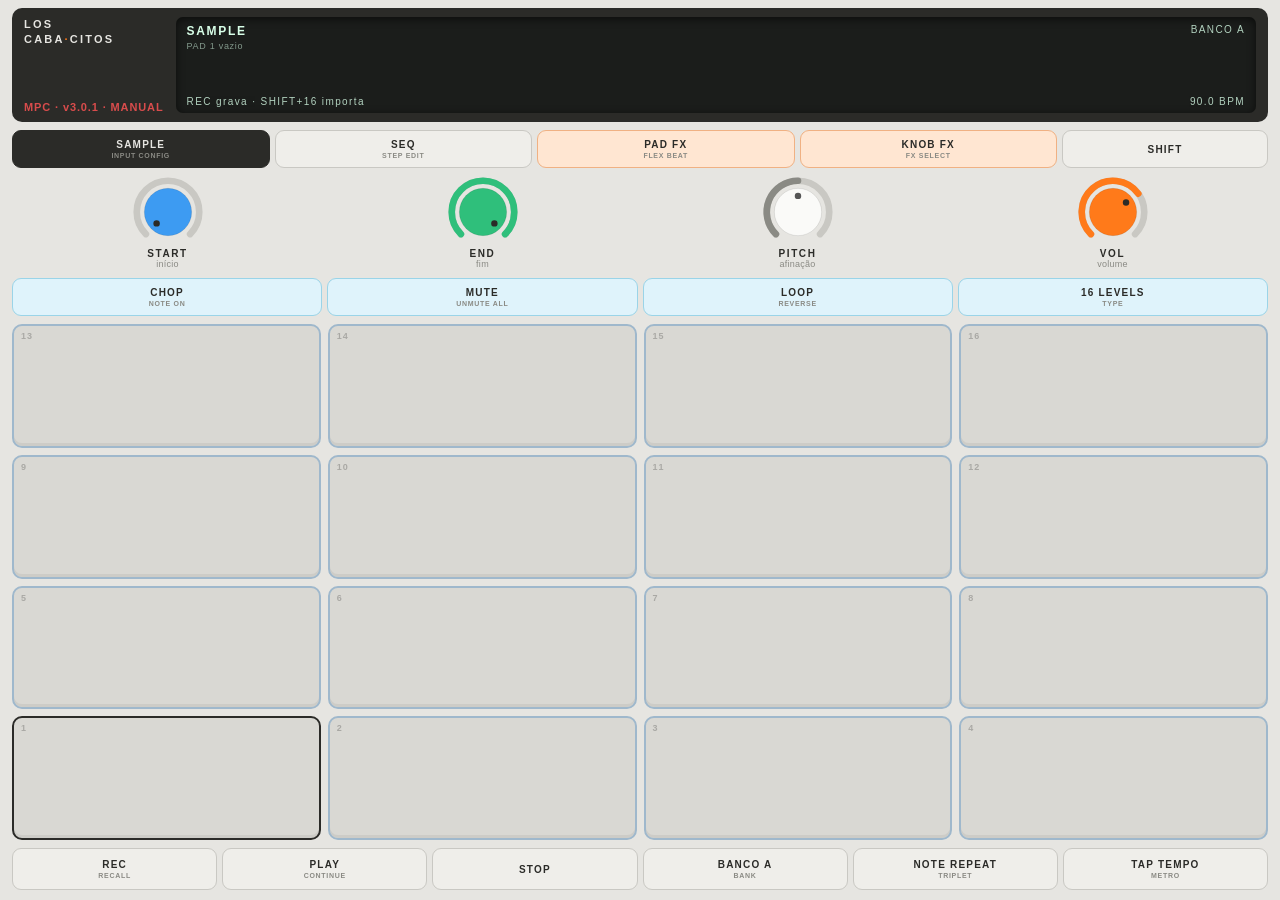
<file: index.html>
<!DOCTYPE html>
<html lang="pt-BR">
<head>
<meta charset="UTF-8">
<meta name="viewport" content="width=device-width, initial-scale=1.0, maximum-scale=1.0, user-scalable=no, viewport-fit=cover">
<meta name="apple-mobile-web-app-capable" content="yes">
<meta name="apple-mobile-web-app-status-bar-style" content="default">
<meta name="theme-color" content="#e6e5e1">
<link rel="manifest" href="manifest.json">
<link rel="apple-touch-icon" href="icon.svg">
<link rel="stylesheet" href="css/app.css">
<title>MPC · Los Cabacitos</title>
</head>
<body>
<div id="app">

  <div id="top">
    <div id="brand">
      <h1>LOS<br>CABA<span>·</span>CITOS</h1>
      <a class="manual-link" href="manual.html">MPC · v3.0.1 · MANUAL</a>
    </div>
    <div id="screenWrap">
      <canvas id="scope"></canvas>
      <div class="scr" id="scrMode">SAMPLE</div>
      <div class="scr" id="scrName">nenhum sample</div>
      <div class="scr" id="scrBank">BANCO A</div>
      <div class="scr" id="scrBpm">90.0 BPM</div>
      <div class="scr" id="scrHint">toque para começar</div>
    </div>
  </div>

  <div id="modes">
    <div class="btn" data-mode="sample">SAMPLE<small>INPUT CONFIG</small></div>
    <div class="btn" data-mode="seq">SEQ<small>STEP EDIT</small></div>
    <div class="btn fx" data-mode="padfx">PAD FX<small>FLEX BEAT</small></div>
    <div class="btn fx" data-mode="knobfx">KNOB FX<small>FX SELECT</small></div>
    <div class="btn shift" id="btnShift">SHIFT</div>
  </div>

  <div id="encoders">
    <div class="knob" data-k="k1" data-color="blue"><svg></svg><div class="kname">K1</div><div class="ksub"></div></div>
    <div class="knob" data-k="k2" data-color="green"><svg></svg><div class="kname">K2</div><div class="ksub"></div></div>
    <div class="knob" data-k="k3" data-color="white"><svg></svg><div class="kname">K3</div><div class="ksub"></div></div>
    <div class="knob" data-k="k4" data-color="orange"><svg></svg><div class="kname">VOL</div><div class="ksub"></div></div>
  </div>

  <div id="padPlay">
    <div class="btn play" data-play="chop">CHOP<small>NOTE ON</small></div>
    <div class="btn play" data-play="mute">MUTE<small>UNMUTE ALL</small></div>
    <div class="btn play" data-play="loop">LOOP<small>REVERSE</small></div>
    <div class="btn play" data-play="levels">16 LEVELS<small>TYPE</small></div>
  </div>

  <div id="pads"></div>

  <div id="trim">
    <canvas id="trimCv"></canvas>
    <div class="btn" id="trimExit">SAIR DO TRIM</div>
  </div>

  <input type="file" id="fileIn" accept="audio/*" hidden>
  <!-- iOS só mantém o stream do microfone vivo se ele estiver preso a um
       elemento de mídia; sem isto o Web Audio recebe silêncio -->
  <audio id="micKeep" muted playsinline></audio>

  <div id="transport">
    <div class="btn" id="btnRec">REC<small>RECALL</small></div>
    <div class="btn" id="btnPlay">PLAY<small>CONTINUE</small></div>
    <div class="btn" id="btnStop">STOP</div>
    <div class="btn" id="btnBank">BANCO A</div>
    <div class="btn" id="btnRepeat">NOTE REPEAT<small>TRIPLET</small></div>
    <div class="btn" id="btnTap">TAP TEMPO<small>METRO</small></div>
  </div>

</div>
<script type="module" src="js/main.js"></script>
</body>
</html>
</file>
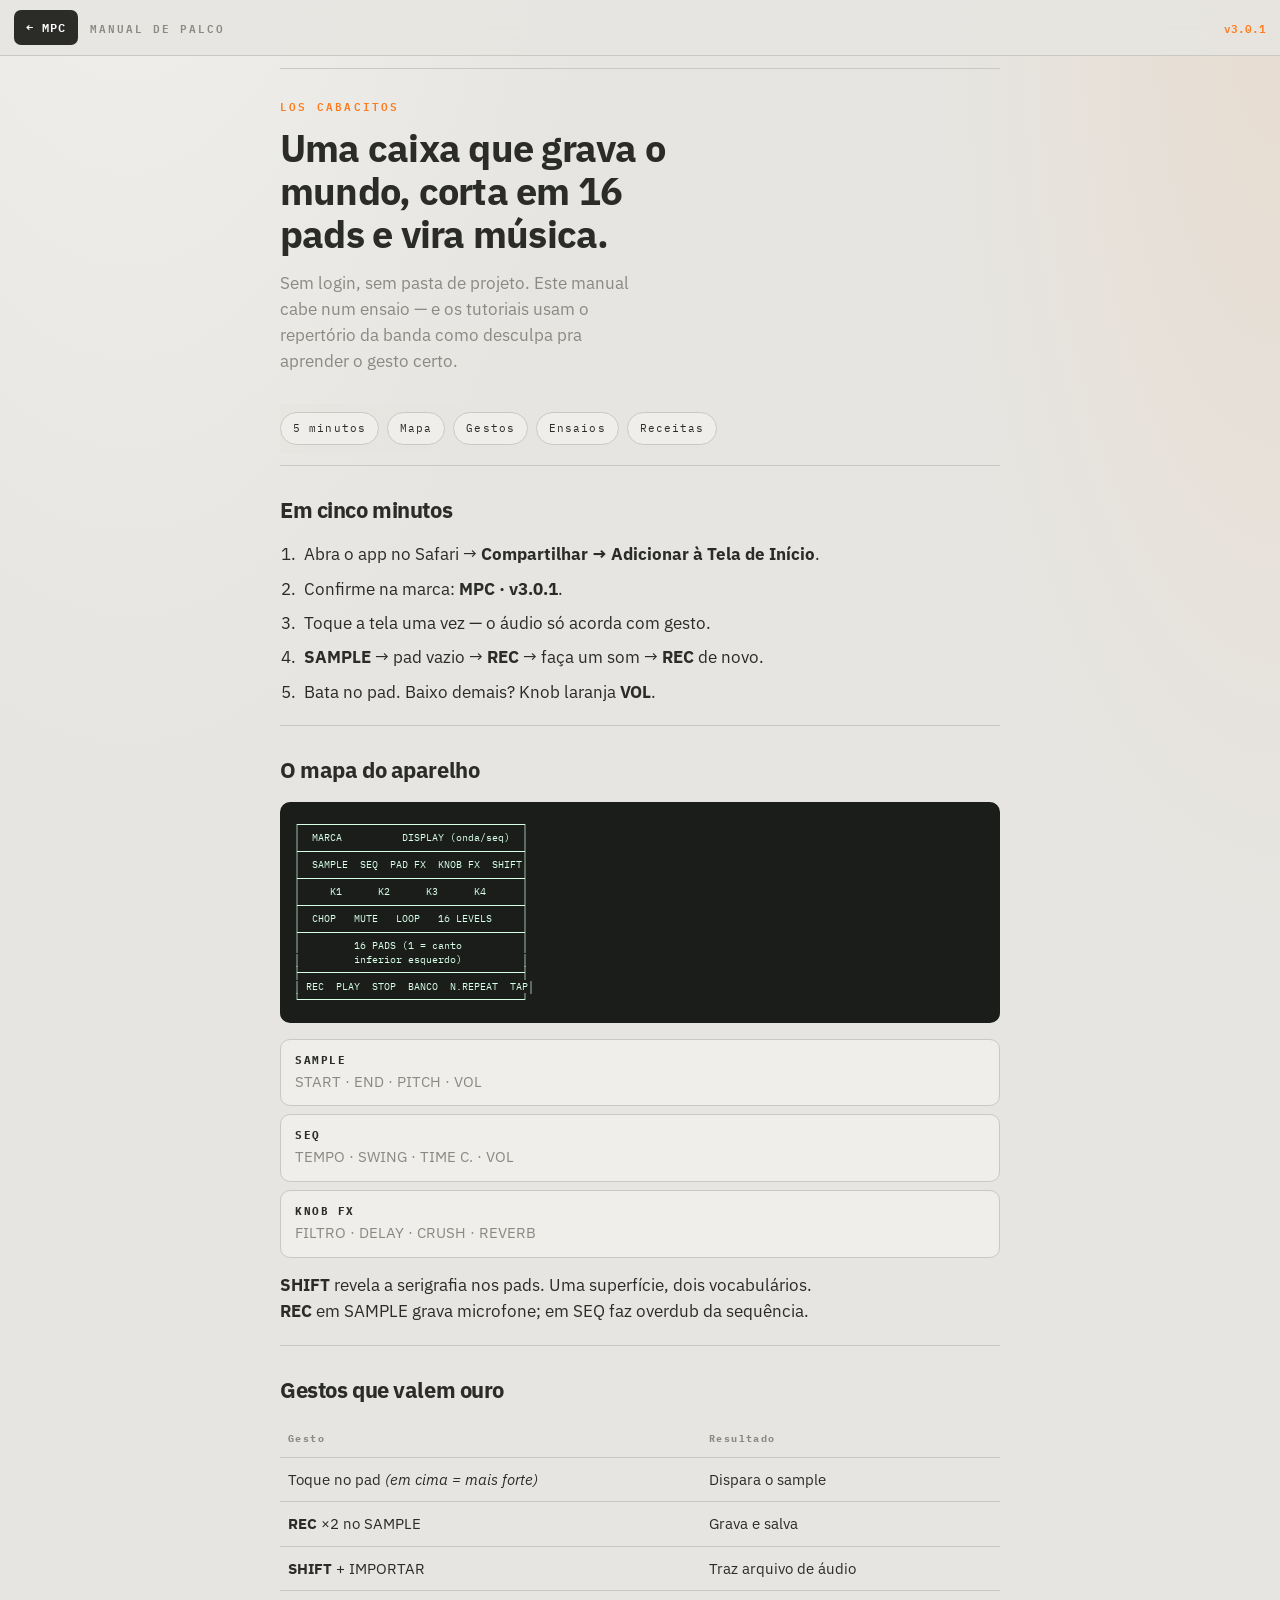
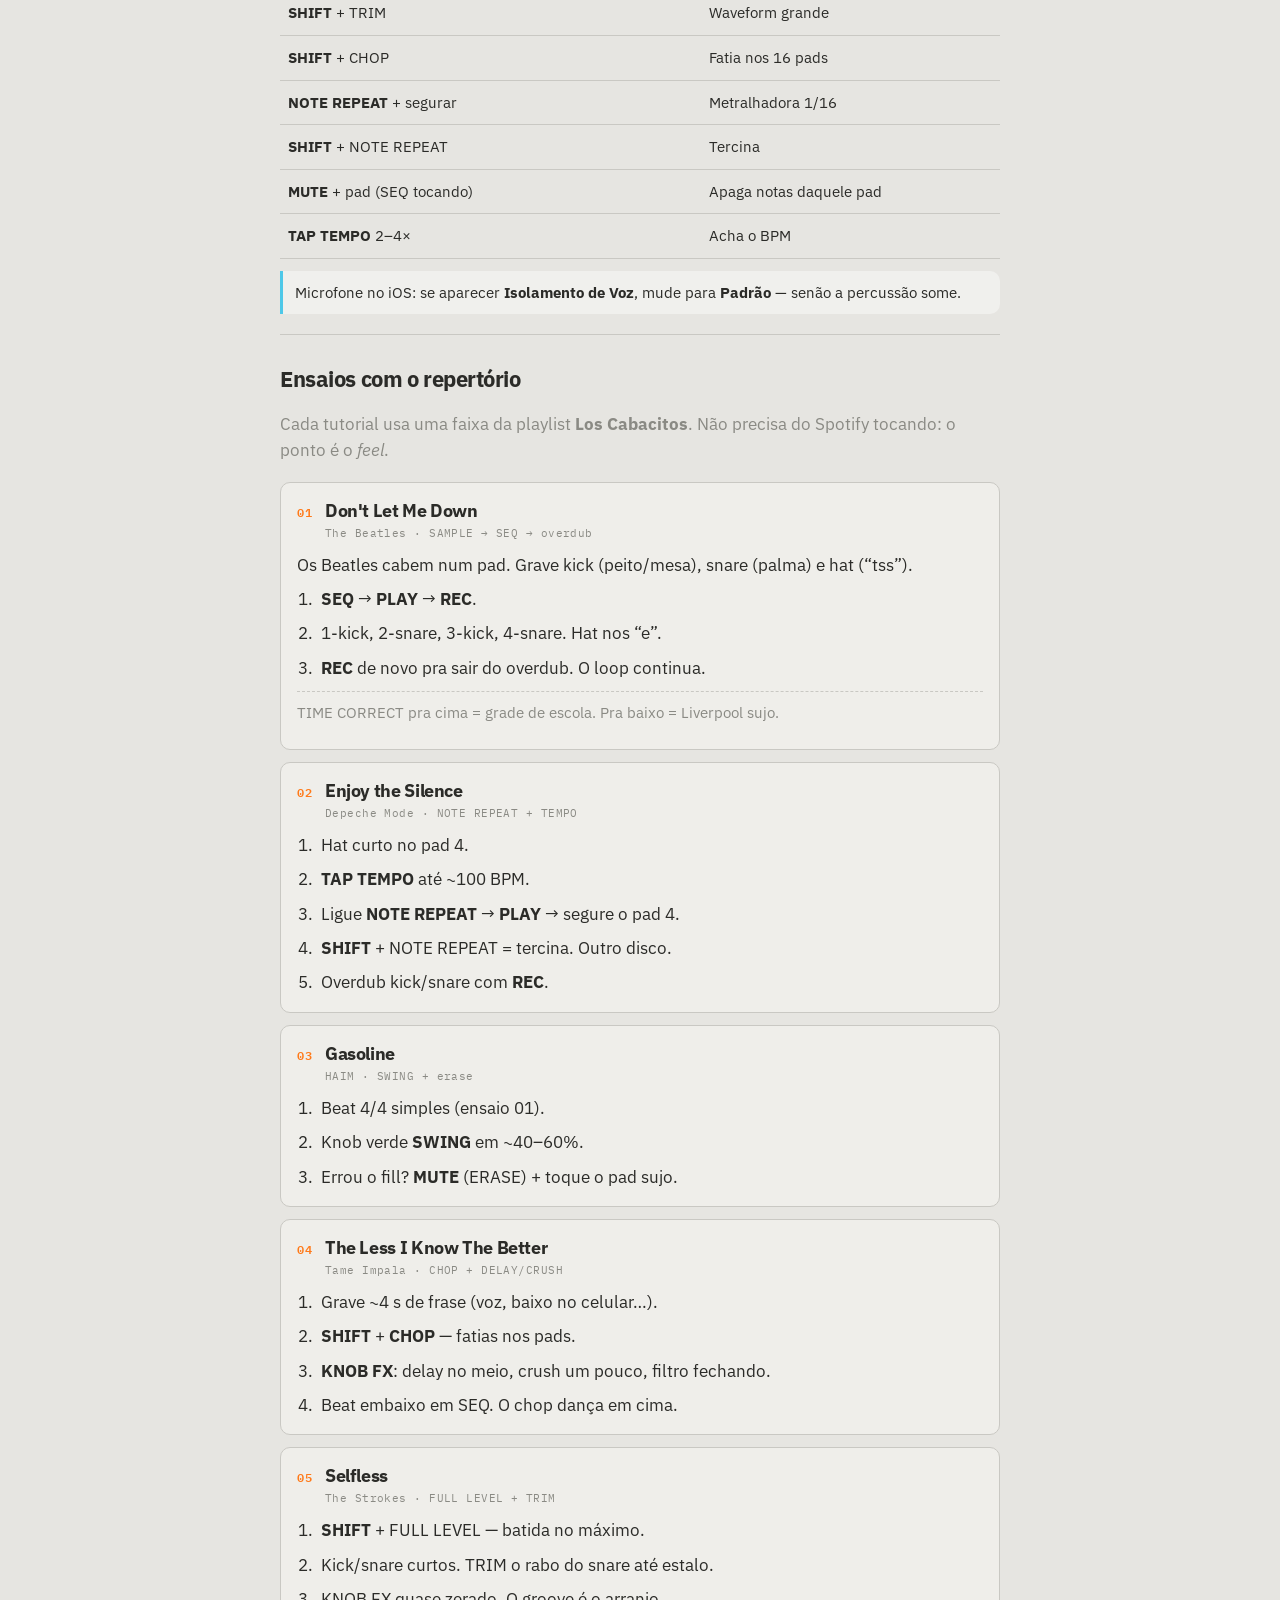
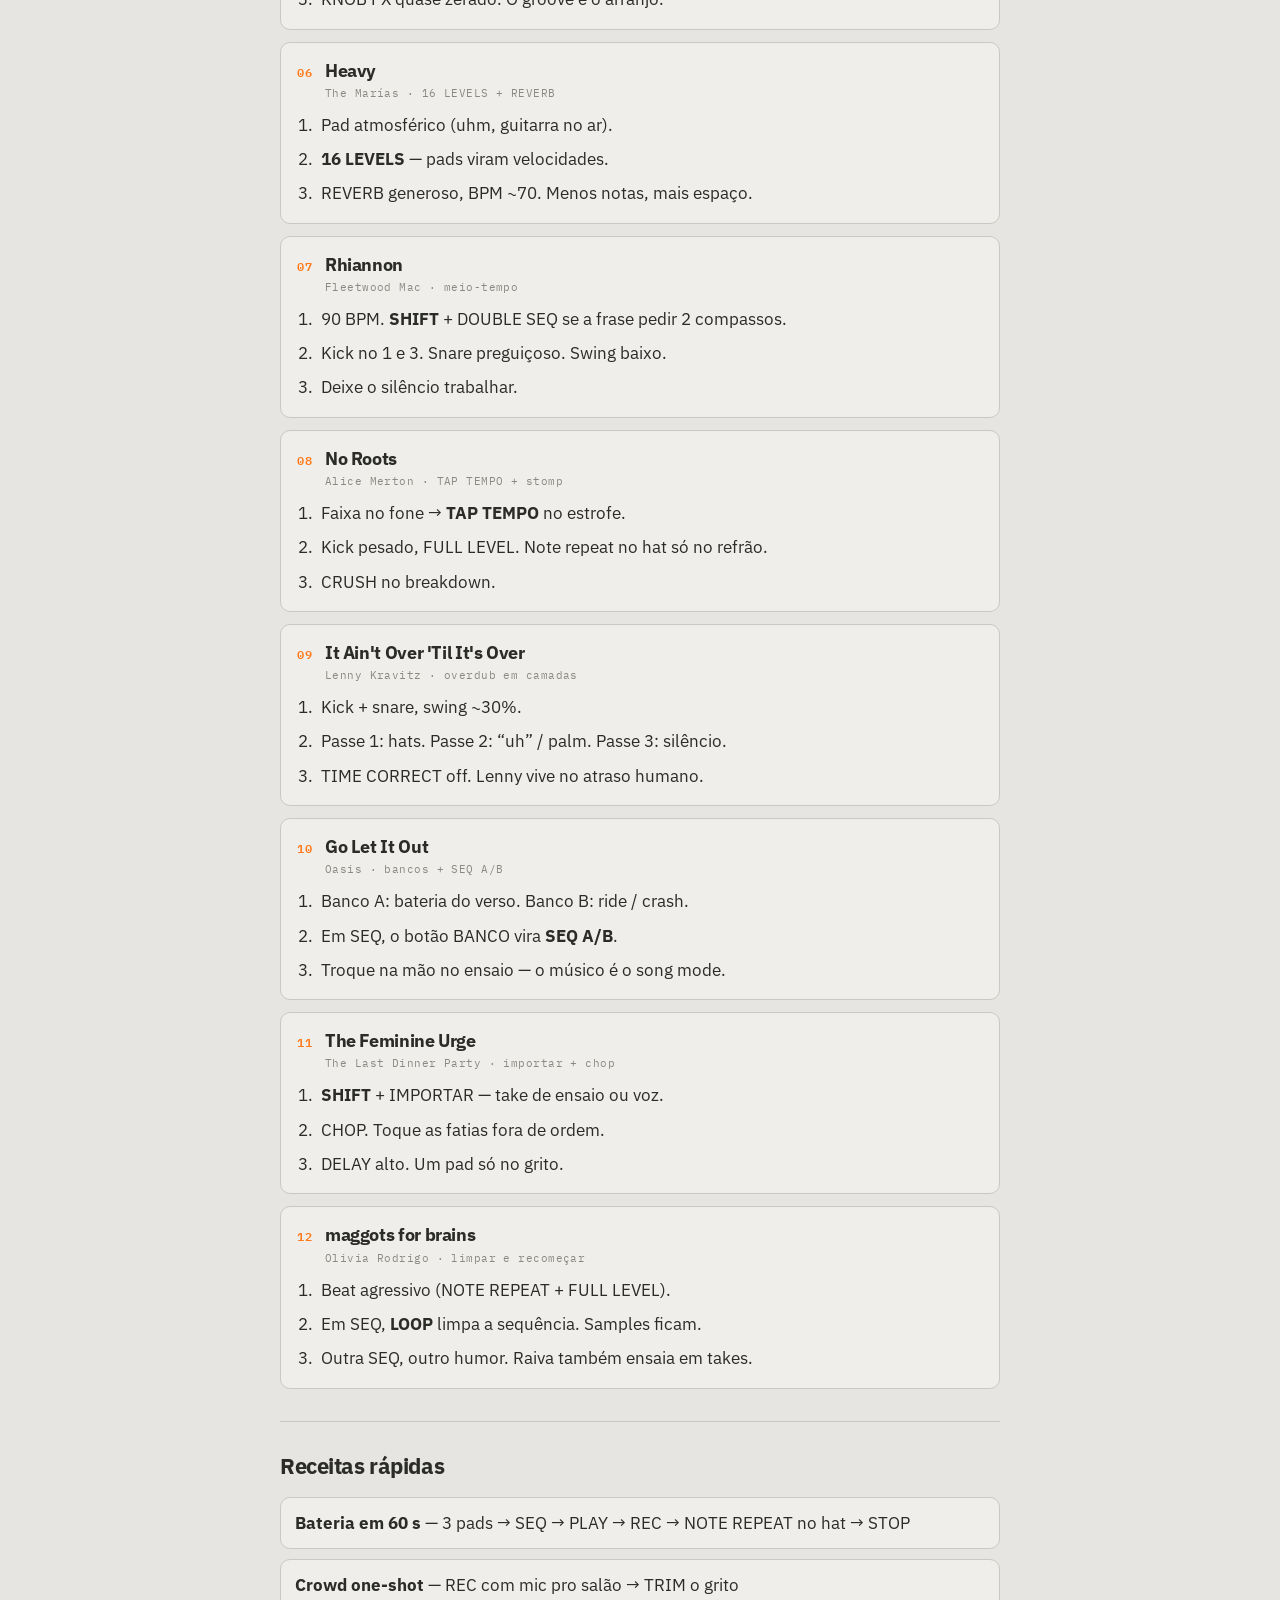
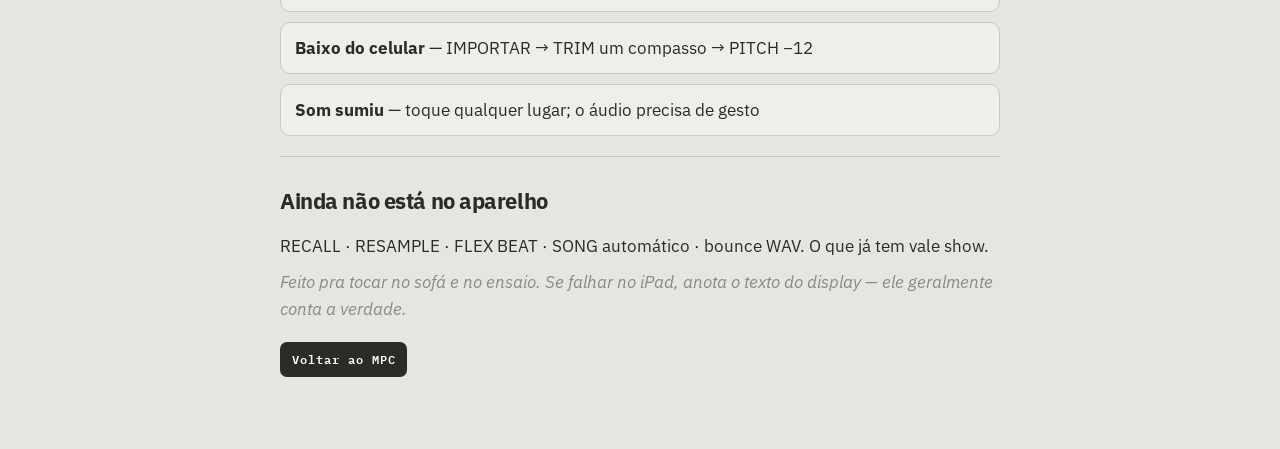
<file: manual.html>
<!DOCTYPE html>
<html lang="pt-BR">
<head>
<meta charset="UTF-8">
<meta name="viewport" content="width=device-width, initial-scale=1.0, viewport-fit=cover">
<meta name="apple-mobile-web-app-capable" content="yes">
<meta name="theme-color" content="#e6e5e1">
<title>Manual · Los Cabacitos MPC</title>
<link rel="stylesheet" href="css/manual.css">
</head>
<body>
<header class="bar">
  <a class="back" href="./">← MPC</a>
  <div class="bar-title">MANUAL DE PALCO</div>
  <span class="bar-ver">v3.0.1</span>
</header>

<main>
  <section class="hero">
    <p class="eyebrow">Los Cabacitos</p>
    <h1>Uma caixa que grava o mundo, corta em 16 pads e vira música.</h1>
    <p class="lede">Sem login, sem pasta de projeto. Este manual cabe num ensaio — e os tutoriais usam o repertório da banda como desculpa pra aprender o gesto certo.</p>
  </section>

  <nav class="toc">
    <a href="#cinco">5 minutos</a>
    <a href="#mapa">Mapa</a>
    <a href="#gestos">Gestos</a>
    <a href="#ensaios">Ensaios</a>
    <a href="#receitas">Receitas</a>
  </nav>

  <section id="cinco">
    <h2>Em cinco minutos</h2>
    <ol class="steps">
      <li>Abra o app no Safari → <strong>Compartilhar → Adicionar à Tela de Início</strong>.</li>
      <li>Confirme na marca: <strong>MPC · v3.0.1</strong>.</li>
      <li>Toque a tela uma vez — o áudio só acorda com gesto.</li>
      <li><strong>SAMPLE</strong> → pad vazio → <strong>REC</strong> → faça um som → <strong>REC</strong> de novo.</li>
      <li>Bata no pad. Baixo demais? Knob laranja <strong>VOL</strong>.</li>
    </ol>
  </section>

  <section id="mapa">
    <h2>O mapa do aparelho</h2>
    <pre class="ascii" aria-hidden="true">┌─────────────────────────────────────┐
│  MARCA          DISPLAY (onda/seq)  │
├─────────────────────────────────────┤
│  SAMPLE  SEQ  PAD FX  KNOB FX  SHIFT│
├─────────────────────────────────────┤
│     K1      K2      K3      K4      │
├─────────────────────────────────────┤
│  CHOP   MUTE   LOOP   16 LEVELS     │
├─────────────────────────────────────┤
│         16 PADS (1 = canto          │
│         inferior esquerdo)          │
├─────────────────────────────────────┤
│ REC  PLAY  STOP  BANCO  N.REPEAT  TAP│
└─────────────────────────────────────┘</pre>

    <div class="knob-grid">
      <div><strong>SAMPLE</strong><span>START · END · PITCH · VOL</span></div>
      <div><strong>SEQ</strong><span>TEMPO · SWING · TIME C. · VOL</span></div>
      <div><strong>KNOB FX</strong><span>FILTRO · DELAY · CRUSH · REVERB</span></div>
    </div>

    <p><strong>SHIFT</strong> revela a serigrafia nos pads. Uma superfície, dois vocabulários.</p>
    <p><strong>REC</strong> em SAMPLE grava microfone; em SEQ faz overdub da sequência.</p>
  </section>

  <section id="gestos">
    <h2>Gestos que valem ouro</h2>
    <table>
      <thead><tr><th>Gesto</th><th>Resultado</th></tr></thead>
      <tbody>
        <tr><td>Toque no pad <em>(em cima = mais forte)</em></td><td>Dispara o sample</td></tr>
        <tr><td><strong>REC</strong> ×2 no SAMPLE</td><td>Grava e salva</td></tr>
        <tr><td><strong>SHIFT</strong> + IMPORTAR</td><td>Traz arquivo de áudio</td></tr>
        <tr><td><strong>SHIFT</strong> + TRIM</td><td>Waveform grande</td></tr>
        <tr><td><strong>SHIFT</strong> + CHOP</td><td>Fatia nos 16 pads</td></tr>
        <tr><td><strong>NOTE REPEAT</strong> + segurar</td><td>Metralhadora 1/16</td></tr>
        <tr><td><strong>SHIFT</strong> + NOTE REPEAT</td><td>Tercina</td></tr>
        <tr><td><strong>MUTE</strong> + pad (SEQ tocando)</td><td>Apaga notas daquele pad</td></tr>
        <tr><td><strong>TAP TEMPO</strong> 2–4×</td><td>Acha o BPM</td></tr>
      </tbody>
    </table>
    <p class="note">Microfone no iOS: se aparecer <strong>Isolamento de Voz</strong>, mude para <strong>Padrão</strong> — senão a percussão some.</p>
  </section>

  <section id="ensaios">
    <h2>Ensaios com o repertório</h2>
    <p class="lede-sm">Cada tutorial usa uma faixa da playlist <strong>Los Cabacitos</strong>. Não precisa do Spotify tocando: o ponto é o <em>feel</em>.</p>

    <article class="ensaio" id="beatles">
      <header>
        <span class="n">01</span>
        <div>
          <h3>Don't Let Me Down</h3>
          <p class="meta">The Beatles · SAMPLE → SEQ → overdub</p>
        </div>
      </header>
      <p>Os Beatles cabem num pad. Grave kick (peito/mesa), snare (palma) e hat (“tss”).</p>
      <ol>
        <li><strong>SEQ</strong> → <strong>PLAY</strong> → <strong>REC</strong>.</li>
        <li>1-kick, 2-snare, 3-kick, 4-snare. Hat nos “e”.</li>
        <li><strong>REC</strong> de novo pra sair do overdub. O loop continua.</li>
      </ol>
      <p class="tip">TIME CORRECT pra cima = grade de escola. Pra baixo = Liverpool sujo.</p>
    </article>

    <article class="ensaio" id="depeche">
      <header>
        <span class="n">02</span>
        <div>
          <h3>Enjoy the Silence</h3>
          <p class="meta">Depeche Mode · NOTE REPEAT + TEMPO</p>
        </div>
      </header>
      <ol>
        <li>Hat curto no pad 4.</li>
        <li><strong>TAP TEMPO</strong> até ~100 BPM.</li>
        <li>Ligue <strong>NOTE REPEAT</strong> → <strong>PLAY</strong> → segure o pad 4.</li>
        <li><strong>SHIFT</strong> + NOTE REPEAT = tercina. Outro disco.</li>
        <li>Overdub kick/snare com <strong>REC</strong>.</li>
      </ol>
    </article>

    <article class="ensaio" id="haim">
      <header>
        <span class="n">03</span>
        <div>
          <h3>Gasoline</h3>
          <p class="meta">HAIM · SWING + erase</p>
        </div>
      </header>
      <ol>
        <li>Beat 4/4 simples (ensaio 01).</li>
        <li>Knob verde <strong>SWING</strong> em ~40–60%.</li>
        <li>Errou o fill? <strong>MUTE</strong> (ERASE) + toque o pad sujo.</li>
      </ol>
    </article>

    <article class="ensaio" id="tame">
      <header>
        <span class="n">04</span>
        <div>
          <h3>The Less I Know The Better</h3>
          <p class="meta">Tame Impala · CHOP + DELAY/CRUSH</p>
        </div>
      </header>
      <ol>
        <li>Grave ~4 s de frase (voz, baixo no celular…).</li>
        <li><strong>SHIFT</strong> + <strong>CHOP</strong> — fatias nos pads.</li>
        <li><strong>KNOB FX</strong>: delay no meio, crush um pouco, filtro fechando.</li>
        <li>Beat embaixo em SEQ. O chop dança em cima.</li>
      </ol>
    </article>

    <article class="ensaio" id="strokes">
      <header>
        <span class="n">05</span>
        <div>
          <h3>Selfless</h3>
          <p class="meta">The Strokes · FULL LEVEL + TRIM</p>
        </div>
      </header>
      <ol>
        <li><strong>SHIFT</strong> + FULL LEVEL — batida no máximo.</li>
        <li>Kick/snare curtos. TRIM o rabo do snare até estalo.</li>
        <li>KNOB FX quase zerado. O groove é o arranjo.</li>
      </ol>
    </article>

    <article class="ensaio" id="marias">
      <header>
        <span class="n">06</span>
        <div>
          <h3>Heavy</h3>
          <p class="meta">The Marías · 16 LEVELS + REVERB</p>
        </div>
      </header>
      <ol>
        <li>Pad atmosférico (uhm, guitarra no ar).</li>
        <li><strong>16 LEVELS</strong> — pads viram velocidades.</li>
        <li>REVERB generoso, BPM ~70. Menos notas, mais espaço.</li>
      </ol>
    </article>

    <article class="ensaio" id="fleetwood">
      <header>
        <span class="n">07</span>
        <div>
          <h3>Rhiannon</h3>
          <p class="meta">Fleetwood Mac · meio-tempo</p>
        </div>
      </header>
      <ol>
        <li>90 BPM. <strong>SHIFT</strong> + DOUBLE SEQ se a frase pedir 2 compassos.</li>
        <li>Kick no 1 e 3. Snare preguiçoso. Swing baixo.</li>
        <li>Deixe o silêncio trabalhar.</li>
      </ol>
    </article>

    <article class="ensaio" id="merton">
      <header>
        <span class="n">08</span>
        <div>
          <h3>No Roots</h3>
          <p class="meta">Alice Merton · TAP TEMPO + stomp</p>
        </div>
      </header>
      <ol>
        <li>Faixa no fone → <strong>TAP TEMPO</strong> no estrofe.</li>
        <li>Kick pesado, FULL LEVEL. Note repeat no hat só no refrão.</li>
        <li>CRUSH no breakdown.</li>
      </ol>
    </article>

    <article class="ensaio" id="lenny">
      <header>
        <span class="n">09</span>
        <div>
          <h3>It Ain't Over 'Til It's Over</h3>
          <p class="meta">Lenny Kravitz · overdub em camadas</p>
        </div>
      </header>
      <ol>
        <li>Kick + snare, swing ~30%.</li>
        <li>Passe 1: hats. Passe 2: “uh” / palm. Passe 3: silêncio.</li>
        <li>TIME CORRECT off. Lenny vive no atraso humano.</li>
      </ol>
    </article>

    <article class="ensaio" id="oasis">
      <header>
        <span class="n">10</span>
        <div>
          <h3>Go Let It Out</h3>
          <p class="meta">Oasis · bancos + SEQ A/B</p>
        </div>
      </header>
      <ol>
        <li>Banco A: bateria do verso. Banco B: ride / crash.</li>
        <li>Em SEQ, o botão BANCO vira <strong>SEQ A/B</strong>.</li>
        <li>Troque na mão no ensaio — o músico é o song mode.</li>
      </ol>
    </article>

    <article class="ensaio" id="dinner">
      <header>
        <span class="n">11</span>
        <div>
          <h3>The Feminine Urge</h3>
          <p class="meta">The Last Dinner Party · importar + chop</p>
        </div>
      </header>
      <ol>
        <li><strong>SHIFT</strong> + IMPORTAR — take de ensaio ou voz.</li>
        <li>CHOP. Toque as fatias fora de ordem.</li>
        <li>DELAY alto. Um pad só no grito.</li>
      </ol>
    </article>

    <article class="ensaio" id="olivia">
      <header>
        <span class="n">12</span>
        <div>
          <h3>maggots for brains</h3>
          <p class="meta">Olivia Rodrigo · limpar e recomeçar</p>
        </div>
      </header>
      <ol>
        <li>Beat agressivo (NOTE REPEAT + FULL LEVEL).</li>
        <li>Em SEQ, <strong>LOOP</strong> limpa a sequência. Samples ficam.</li>
        <li>Outra SEQ, outro humor. Raiva também ensaia em takes.</li>
      </ol>
    </article>
  </section>

  <section id="receitas">
    <h2>Receitas rápidas</h2>
    <ul class="recipes">
      <li><strong>Bateria em 60 s</strong> — 3 pads → SEQ → PLAY → REC → NOTE REPEAT no hat → STOP</li>
      <li><strong>Crowd one-shot</strong> — REC com mic pro salão → TRIM o grito</li>
      <li><strong>Baixo do celular</strong> — IMPORTAR → TRIM um compasso → PITCH −12</li>
      <li><strong>Som sumiu</strong> — toque qualquer lugar; o áudio precisa de gesto</li>
    </ul>
  </section>

  <section class="foot">
    <h2>Ainda não está no aparelho</h2>
    <p>RECALL · RESAMPLE · FLEX BEAT · SONG automático · bounce WAV. O que já tem vale show.</p>
    <p class="sign">Feito pra tocar no sofá e no ensaio. Se falhar no iPad, anota o texto do display — ele geralmente conta a verdade.</p>
    <a class="cta" href="./">Voltar ao MPC</a>
  </section>
</main>
</body>
</html>
</file>
<file: css/app.css>
/* =========================================================
   TOKENS — Los Cabacitos MPC
   Base do kit da banda (papel claro + encoders OP-1), com os
   acréscimos que o aparelho pede: faixa escura no topo, pads
   de borracha e o grupo ciano do PAD PLAY.
   Não invente cor nova: escolha uma destas ou adicione aqui.
   ========================================================= */
:root {
  /* superfícies */
  --body:   #e6e5e1;   /* fundo do aparelho (papel) */
  --panel:  #efeeea;   /* botões, lanes */
  --line:   #c9c8c3;   /* borda padrão 1.5px */
  --ink:    #2b2b28;   /* texto, estado ativo, faixa do topo */
  --dim:    #8a8a84;   /* texto secundário */

  /* encoders — a ordem importa: k1 k2 k3 k4 */
  --blue:   #3d9bf2;   /* k1 */
  --green:  #2fbf7b;   /* k2 */
  --white:  #fafaf8;   /* k3 */
  --orange: #ff7a1a;   /* k4 — também é a cor de "tocando/gravado" */

  /* grupos de função do painel */
  --cyan:   #4ec8e8;   /* PAD PLAY: chop, mute, loop, 16 levels */
  --rec:    #d94c4c;   /* gravação e ação destrutiva */

  /* display */
  --screen:     #1b1d1b;
  --screen-ink: #d8ffe8;

  /* pads */
  --pad:      #d9d8d3;
  --pad-edge: #9fb8cc;   /* o contorno azulado do aparelho */

  --radius:    10px;
  --radius-sm: 7px;
  --border:    1.5px;
}

/* touch-action: manipulation mata o zoom de dois toques no iOS;
   none sozinho o Safari costuma ignorar. */
* {
  margin:0; padding:0; box-sizing:border-box;
  -webkit-tap-highlight-color:transparent;
  touch-action:manipulation;
}

html, body {
  height:100%; overflow:hidden; background:var(--body); color:var(--ink);
  font-family:-apple-system, "Helvetica Neue", Helvetica, Arial, sans-serif;
  user-select:none; -webkit-user-select:none;
}

#app {
  height:100%; display:flex; flex-direction:column; gap:8px;
  padding: calc(8px + env(safe-area-inset-top)) calc(12px + env(safe-area-inset-right))
           calc(10px + env(safe-area-inset-bottom)) calc(12px + env(safe-area-inset-left));
}

/* ---------- topo: faixa escura com marca + display ---------- */
#top {
  flex:0 0 auto; display:flex; gap:12px; align-items:stretch;
  background:var(--ink); border-radius:var(--radius); padding:9px 12px;
}
#brand { display:flex; flex-direction:column; justify-content:space-between; min-width:74px; }
#brand h1 { font-size:11px; font-weight:800; letter-spacing:.2em; line-height:1.35; color:var(--body); }
#brand h1 span { color:var(--orange); }
#brand small, #brand .manual-link {
  font-size:11px; font-weight:800; letter-spacing:.08em; color:var(--rec);
  text-decoration:none;
}
#brand .manual-link:active { color:var(--orange); }

#screenWrap {
  flex:1; min-height:96px; position:relative; overflow:hidden;
  background:var(--screen); border-radius:var(--radius-sm);
  box-shadow: inset 0 2px 8px #0009;
}
#scope { position:absolute; inset:0; width:100%; height:100%; }
.scr {
  position:absolute; color:var(--screen-ink); letter-spacing:.14em;
  font-variant-numeric:tabular-nums;
}
#scrMode { top:7px; left:11px; font-size:12px; font-weight:800; }
#scrName { top:24px; left:11px; font-size:9px; letter-spacing:.08em; opacity:.55; }
#scrBank { top:7px; right:11px; font-size:10px; opacity:.8; }
#scrBpm  { bottom:6px; right:11px; font-size:10px; opacity:.8; }
#scrHint { bottom:6px; left:11px; font-size:10px; opacity:.8; }

/* ---------- botões ---------- */
.btn {
  padding:8px 10px; border-radius:9px; border:var(--border) solid var(--line);
  background:var(--panel); color:var(--ink);
  font-size:10px; font-weight:800; letter-spacing:.12em; text-align:center;
  cursor:pointer; display:flex; flex-direction:column; align-items:center; justify-content:center;
}
.btn:active { background:#fff; border-color:var(--ink); }
.btn.active  { background:var(--ink); color:var(--body); border-color:var(--ink); }

/* grupos coloridos do painel, como a serigrafia do aparelho */
.btn.fx   { background:#ffe6d2; border-color:#f0b183; }
.btn.fx.active   { background:var(--orange); color:#fff; border-color:var(--orange); }
.btn.play { background:#dff3fb; border-color:#9ad4e8; }
.btn.play.active { background:var(--cyan); color:var(--ink); border-color:var(--cyan); }
.btn.shift.active { background:#2f3f66; border-color:#2f3f66; color:#fff; }

/* rótulo secundário, o que está impresso embaixo da tecla */
.btn small { display:block; font-size:7px; letter-spacing:.1em; color:var(--dim); margin-top:2px; }

/* ---------- linhas de controle ---------- */
#modes, #padPlay, #transport { flex:0 0 auto; display:grid; gap:5px; }
#modes     { grid-template-columns:repeat(4, 1fr) 0.8fr; }
#padPlay   { grid-template-columns:repeat(4, 1fr); }
#transport { grid-template-columns:repeat(6, 1fr); }
#transport .btn { padding:10px 6px; }
#btnRec.armed { background:var(--rec); border-color:var(--rec); color:#fff; }

/* ---------- encoders ---------- */
#encoders { flex:0 0 auto; display:flex; gap:4px; justify-content:space-around; }
.knob { display:flex; flex-direction:column; align-items:center; flex:1; touch-action:none; }
.knob svg { width:72px; height:72px; }
.knob .kname { font-size:10px; font-weight:800; letter-spacing:.16em; }
.knob .ksub  { font-size:9px; color:var(--dim); letter-spacing:.03em; min-height:11px; text-align:center; }
.karc  { stroke:var(--line); stroke-width:7; fill:none; stroke-linecap:round; }
.kval  { stroke-width:7; fill:none; stroke-linecap:round; }
.kbody { stroke:#00000018; stroke-width:1; }
.kdot  { fill:var(--ink); }
.knob[data-color="white"] .kdot { fill:#555; }

/* ---------- pads ---------- */
#pads {
  flex:1 1 auto; min-height:0; display:grid;
  grid-template-columns:repeat(4, 1fr); grid-template-rows:repeat(4, 1fr); gap:7px;
}
.pad {
  position:relative; border-radius:var(--radius); cursor:pointer;
  background:var(--pad); border:2px solid var(--pad-edge);
  box-shadow: inset 0 -3px 0 #0000000e;
  display:flex; align-items:center; justify-content:center;
  touch-action:none;
}
.pad .pnum {
  position:absolute; top:5px; left:7px;
  font-size:9px; font-weight:800; letter-spacing:.1em; color:#00000038;
}
/* a serigrafia: existe sempre, só aparece com SHIFT */
.pad .pshift {
  font-size:9px; font-weight:800; letter-spacing:.1em; color:var(--ink);
  text-align:center; padding:0 6px; opacity:0;
}
body.shift .pad .pshift { opacity:.75; }
body.shift .pad { background:#e7e6e1; border-color:#c2c1bc; }

.pad.filled { background:#cfd8de; }
.pad.sel    { border-color:var(--ink); }
.pad.playhead { box-shadow: inset 0 0 0 2px var(--orange), inset 0 -3px 0 #0000000e; }
.pad.down   { background:var(--orange); border-color:var(--orange); transform:translateY(1px); }
.pad.down .pnum { color:#ffffff88; }

#btnPlay.active, #btnRepeat.active { background:var(--ink); color:#fff; }

/* ---------- TRIM: ocupa o lugar dos pads, nunca aparece junto ---------- */
#trim { display:none; flex:1 1 auto; min-height:0; flex-direction:column; gap:7px; }
body.trim #pads { display:none; }
body.trim #trim { display:flex; }
#trimCv {
  flex:1; width:100%; min-height:0; background:var(--screen);
  border-radius:var(--radius); box-shadow: inset 0 2px 8px #0009;
}
</file>
<file: css/manual.css>
/* Manual de palco — mesmos tokens do MPC, tipografia de leitura. */
@import url('https://fonts.googleapis.com/css2?family=IBM+Plex+Mono:wght@500;600&family=IBM+Plex+Sans:ital,wght@0,400;0,600;0,700;1,400&display=swap');

:root {
  --body: #e6e5e1;
  --panel: #efeeea;
  --line: #c9c8c3;
  --ink: #2b2b28;
  --dim: #8a8a84;
  --blue: #3d9bf2;
  --green: #2fbf7b;
  --orange: #ff7a1a;
  --cyan: #4ec8e8;
  --rec: #d94c4c;
  --screen: #1b1d1b;
  --screen-ink: #d8ffe8;
  --radius: 10px;
}

* { box-sizing: border-box; margin: 0; padding: 0; }

html {
  scroll-behavior: smooth;
  -webkit-text-size-adjust: 100%;
}

body {
  background:
    radial-gradient(ellipse 80% 50% at 10% -10%, #fff8 0%, transparent 50%),
    radial-gradient(ellipse 60% 40% at 100% 0%, #ff7a1a14 0%, transparent 45%),
    var(--body);
  color: var(--ink);
  font-family: "IBM Plex Sans", "Helvetica Neue", sans-serif;
  font-size: 17px;
  line-height: 1.55;
  padding:
    calc(56px + env(safe-area-inset-top))
    calc(18px + env(safe-area-inset-right))
    calc(48px + env(safe-area-inset-bottom))
    calc(18px + env(safe-area-inset-left));
}

.bar {
  position: fixed;
  top: 0; left: 0; right: 0;
  z-index: 20;
  display: flex;
  align-items: center;
  gap: 12px;
  padding:
    calc(10px + env(safe-area-inset-top))
    calc(14px + env(safe-area-inset-right))
    10px
    calc(14px + env(safe-area-inset-left));
  background: color-mix(in srgb, var(--body) 88%, transparent);
  backdrop-filter: blur(12px);
  -webkit-backdrop-filter: blur(12px);
  border-bottom: 1.5px solid var(--line);
}

.back, .cta {
  font-family: "IBM Plex Mono", monospace;
  font-size: 12px;
  font-weight: 600;
  letter-spacing: 0.08em;
  text-decoration: none;
  color: #fff;
  background: var(--ink);
  padding: 8px 12px;
  border-radius: 7px;
}

.bar-title {
  flex: 1;
  font-family: "IBM Plex Mono", monospace;
  font-size: 11px;
  font-weight: 600;
  letter-spacing: 0.18em;
  color: var(--dim);
}

.bar-ver {
  font-family: "IBM Plex Mono", monospace;
  font-size: 11px;
  color: var(--orange);
  font-weight: 600;
}

main {
  max-width: 720px;
  margin: 0 auto;
}

.hero {
  padding: 28px 0 8px;
}

.eyebrow {
  font-family: "IBM Plex Mono", monospace;
  font-size: 11px;
  letter-spacing: 0.2em;
  text-transform: uppercase;
  color: var(--orange);
  font-weight: 600;
  margin-bottom: 12px;
}

.hero h1 {
  font-size: clamp(1.7rem, 4.5vw, 2.35rem);
  line-height: 1.15;
  letter-spacing: -0.02em;
  font-weight: 700;
  margin-bottom: 14px;
  max-width: 18ch;
}

.lede {
  color: var(--dim);
  font-size: 1.05rem;
  max-width: 36ch;
}

.lede-sm { color: var(--dim); margin-bottom: 18px; }

.toc {
  display: flex;
  flex-wrap: wrap;
  gap: 8px;
  margin: 22px 0 8px;
  position: sticky;
  top: calc(52px + env(safe-area-inset-top));
  z-index: 10;
  padding: 8px 0;
  background: color-mix(in srgb, var(--body) 92%, transparent);
  backdrop-filter: blur(8px);
}

.toc a {
  font-family: "IBM Plex Mono", monospace;
  font-size: 11px;
  letter-spacing: 0.1em;
  text-decoration: none;
  color: var(--ink);
  background: var(--panel);
  border: 1.5px solid var(--line);
  border-radius: 999px;
  padding: 7px 12px;
}

.toc a:active { background: var(--ink); color: #fff; }

section {
  padding: 28px 0 8px;
  border-top: 1.5px solid var(--line);
  margin-top: 12px;
}

h2 {
  font-size: 1.35rem;
  letter-spacing: -0.02em;
  margin-bottom: 14px;
}

.steps, .ensaio ol {
  padding-left: 1.2em;
  display: grid;
  gap: 8px;
}

.steps li, .ensaio ol li { padding-left: 4px; }

.ascii {
  font-family: "IBM Plex Mono", monospace;
  font-size: 10px;
  line-height: 1.35;
  background: var(--screen);
  color: var(--screen-ink);
  padding: 16px 14px;
  border-radius: var(--radius);
  overflow-x: auto;
  margin: 12px 0 16px;
}

.knob-grid {
  display: grid;
  gap: 8px;
  margin-bottom: 14px;
}

.knob-grid div {
  display: flex;
  flex-direction: column;
  gap: 2px;
  background: var(--panel);
  border: 1.5px solid var(--line);
  border-radius: var(--radius);
  padding: 12px 14px;
}

.knob-grid strong {
  font-family: "IBM Plex Mono", monospace;
  font-size: 11px;
  letter-spacing: 0.14em;
}

.knob-grid span { color: var(--dim); font-size: 0.92rem; }

table {
  width: 100%;
  border-collapse: collapse;
  font-size: 0.95rem;
  margin: 8px 0 12px;
}

th, td {
  text-align: left;
  padding: 10px 8px;
  border-bottom: 1px solid var(--line);
  vertical-align: top;
}

th {
  font-family: "IBM Plex Mono", monospace;
  font-size: 10px;
  letter-spacing: 0.14em;
  color: var(--dim);
}

.note {
  background: #fff6;
  border-left: 3px solid var(--cyan);
  padding: 10px 12px;
  border-radius: 0 var(--radius) var(--radius) 0;
  font-size: 0.95rem;
}

.ensaio {
  background: var(--panel);
  border: 1.5px solid var(--line);
  border-radius: var(--radius);
  padding: 16px;
  margin-bottom: 12px;
}

.ensaio header {
  display: flex;
  gap: 12px;
  align-items: flex-start;
  margin-bottom: 10px;
}

.ensaio .n {
  font-family: "IBM Plex Mono", monospace;
  font-size: 12px;
  font-weight: 600;
  color: var(--orange);
  letter-spacing: 0.08em;
  padding-top: 4px;
}

.ensaio h3 {
  font-size: 1.15rem;
  letter-spacing: -0.02em;
  line-height: 1.2;
}

.meta {
  font-family: "IBM Plex Mono", monospace;
  font-size: 11px;
  color: var(--dim);
  letter-spacing: 0.04em;
  margin-top: 4px;
}

.ensaio > p { margin-bottom: 8px; }

.tip {
  margin-top: 10px;
  font-size: 0.92rem;
  color: var(--dim);
  border-top: 1px dashed var(--line);
  padding-top: 10px;
}

.recipes {
  list-style: none;
  display: grid;
  gap: 10px;
}

.recipes li {
  background: var(--panel);
  border: 1.5px solid var(--line);
  border-radius: var(--radius);
  padding: 12px 14px;
}

.foot { padding-bottom: 24px; }
.sign { color: var(--dim); margin: 10px 0 20px; font-style: italic; }
.cta { display: inline-block; }
</file>
